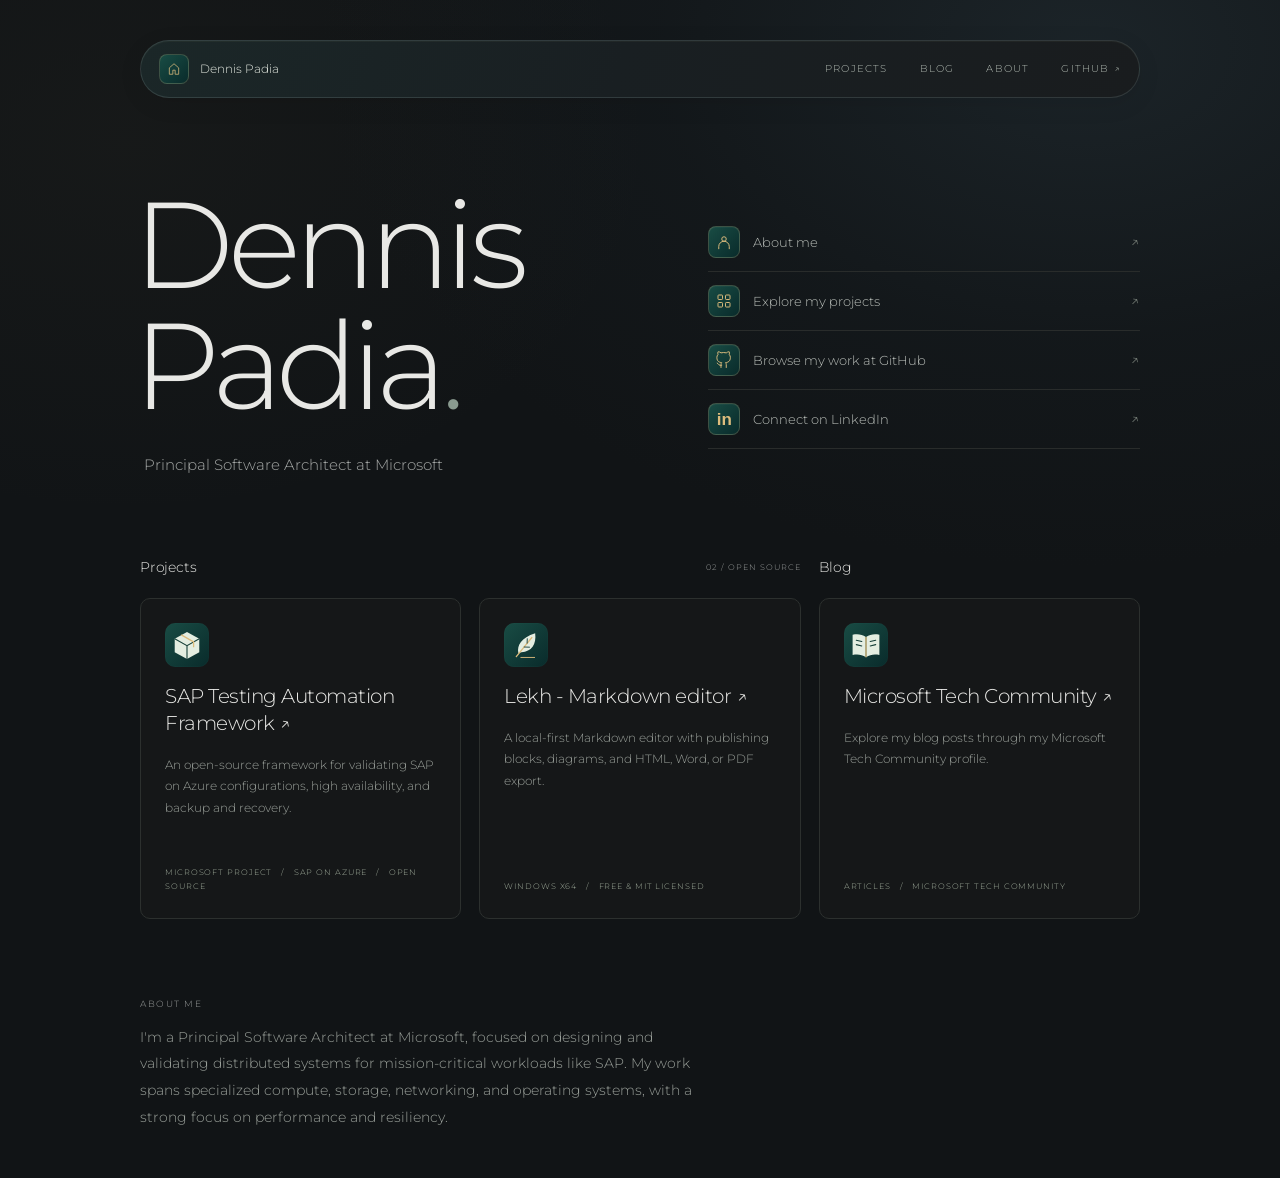
<file: site/index.html>
<!doctype html>
<html lang="en">
<head>
  <meta charset="utf-8">
  <meta name="viewport" content="width=device-width, initial-scale=1">
  <title>Dennis Padia - Principal Software Architect</title>
  <meta name="description" content="Dennis Padia, Principal Software Architect at Microsoft. Explore SAP Testing Automation Framework, Lekh - Markdown editor, and work on resilient distributed systems.">
  <meta name="theme-color" content="#111416">
  <link rel="canonical" href="https://dennispadia.github.io/">
  <link rel="icon" href="assets/icon.svg" type="image/svg+xml">
  <meta property="og:type" content="website">
  <meta property="og:site_name" content="Dennis Padia">
  <meta property="og:title" content="Dennis Padia - Principal Software Architect">
  <meta property="og:description" content="Distributed systems, performance, and resiliency. Explore my projects and connect on LinkedIn or GitHub.">
  <meta property="og:url" content="https://dennispadia.github.io/">
  <meta property="og:image" content="https://dennispadia.github.io/assets/social-preview.png">
  <meta property="og:image:alt" content="Dennis Padia - Principal Software Architect at Microsoft">
  <meta property="og:image:width" content="1200">
  <meta property="og:image:height" content="630">
  <meta name="twitter:card" content="summary_large_image">
  <meta name="twitter:title" content="Dennis Padia - Principal Software Architect">
  <meta name="twitter:description" content="Distributed systems, performance, and resiliency. Explore my projects and connect on LinkedIn or GitHub.">
  <meta name="twitter:image" content="https://dennispadia.github.io/assets/social-preview.png">
  <script type="application/ld+json">
  {
    "@context": "https://schema.org",
    "@graph": [
      {
        "@type": "Person",
        "@id": "https://dennispadia.github.io/#person",
        "name": "Dennis Padia",
        "jobTitle": "Principal Software Architect",
        "worksFor": { "@type": "Organization", "name": "Microsoft" },
        "url": "https://dennispadia.github.io/",
        "sameAs": ["https://github.com/dennispadia", "https://www.linkedin.com/in/dennispadia/"]
      },
      {
        "@type": "WebSite",
        "name": "Dennis Padia",
        "url": "https://dennispadia.github.io/",
        "author": { "@id": "https://dennispadia.github.io/#person" }
      }
    ]
  }
  </script>
  <style>
    @font-face { font-family: Montserrat; font-style: normal; font-weight: 300; font-display: swap; src: url("assets/fonts/montserrat-300.ttf") format("truetype"); }
    :root { color-scheme: dark; font-family: Montserrat, sans-serif; font-weight: 300; color: #e8e8e5; background: #111416; font-synthesis: none; }
    * { box-sizing: border-box; }
    body { display: flow-root; margin: 0; padding-bottom: 48px; font-size: 15px; line-height: 1.65; background: radial-gradient(ellipse 75% 650px at 85% 4%, #29384070 0%, #1b252b38 45%, transparent 80%), radial-gradient(ellipse 55% 500px at 10% 12%, #6b624610 0%, transparent 75%), #111416; background-repeat: no-repeat; }
    a { color: inherit; text-decoration: none; }
    a:focus-visible { outline: 2px solid #c6d6c9; outline-offset: 6px; border-radius: 2px; }
    .skip-link { position: absolute; top: 8px; left: 8px; padding: 8px 16px; background: #191a1b; transform: translateY(-200%); z-index: 1; }
    .skip-link:focus { transform: none; }
    .wrap { max-width: 1000px; width: calc(100% - 96px); margin-inline: auto; }
    header { margin-top: 40px; height: 58px; display: flex; align-items: center; justify-content: space-between; padding: 0 18px; border: 1px solid #7c91943d; border-radius: 30px; background: linear-gradient(110deg, #1b2728, #191f22 48%, #191c1e); box-shadow: inset 0 1px 0 #e7d6a00a, 0 6px 24px #00000014; }
    .home { display: flex; align-items: center; gap: 11px; font-size: 12px; color: #e4e9e1; }
    .home svg { width: 30px; height: 30px; padding: 7px; color: #dcbc7d; background: linear-gradient(135deg, #194c44, #092b2b); border: 1px solid #bfa57844; border-radius: 8px; }
    nav { display: flex; gap: 32px; }
    nav a, .label { font-size: 9px; font-weight: 300; letter-spacing: 1.5px; text-transform: uppercase; color: #9c9f9e; }
    nav a { font-size: 10px; letter-spacing: 1.2px; color: #b0b9b1; padding: 7px 0; }
    nav a:hover { color: #dcbc7d; }
    .start a:hover { color: #f2f2ef; }
    .hero { display: grid; grid-template-columns: 1.15fr 1fr; gap: 72px; padding-top: 87px; align-items: center; }
    h1 { font-size: clamp(72px, 10.2vw, 122px); font-weight: 300; line-height: .99; letter-spacing: -.055em; margin: 0 0 24px -.055em; }
    h1 span { color: #899a8f; }
    .intro { font-size: 15px; line-height: 1.8; max-width: 380px; color: #a7aaa8; margin: 0; padding-left: .25em; }
    .start a { display: flex; align-items: center; gap: 13px; padding: 13px 0; border-bottom: 1px solid #292c2b; color: #b8bdb8; font-size: 13px; }
    .start .icon { width: 32px; height: 32px; flex-shrink: 0; display: grid; place-items: center; border: 1px solid #bfa57844; border-radius: 8px; background: linear-gradient(135deg, #194c44, #092b2b); color: #dcbc7d; box-shadow: inset 0 1px 0 #ffffff08; }
    .icon--linkedin { font-family: Arial, sans-serif; font-size: 17px; font-weight: 600; line-height: 1; }
    .icon svg { width: 18px; height: 18px; }
    .start .icon svg rect, .start .icon svg circle { fill: none; stroke: currentColor; stroke-width: 1.3; }
    .arrow { margin-left: auto; color: #767e77; font-size: 16px; }
    .portfolio { display: grid; grid-template-columns: repeat(3, minmax(0, 1fr)); gap: 18px; padding-top: 78px; }
    .projects { grid-column: span 2; min-width: 0; }
    .blog { min-width: 0; }
    .section-heading { display: flex; justify-content: space-between; align-items: center; min-height: 24px; margin-bottom: 18px; }
    .section-heading h2 { font-size: 14px; font-weight: 300; letter-spacing: -.2px; margin: 0; }
    .section-heading .label { font-size: 8px; letter-spacing: 1px; }
    .project { display: flex; flex-direction: column; aspect-ratio: 1; width: 100%; min-width: 0; min-height: 320px; border: 1px solid #2c302e; border-radius: 10px; padding: 24px; background: #151718; }
    .project > div { display: flex; flex-direction: column; flex: 1; min-height: 0; }
    .project-list { display: grid; grid-template-columns: repeat(2, minmax(0, 1fr)); grid-auto-rows: 1fr; gap: 18px; }
    .project:hover { border-color: #505a52; }
    .project-name { display: flex; flex-direction: column; align-items: flex-start; gap: 16px; }
    .project-name img { width: 44px; height: 44px; border-radius: 6px; }
    .project h3 { margin: 0; font-size: 20px; font-weight: 300; line-height: 1.35; letter-spacing: -.5px; }
    .project p { margin: 17px 0 0; font-size: 12px; line-height: 1.8; color: #999f99; }
    .project .meta { font-size: 8px; line-height: 1.8; letter-spacing: .9px; color: #a4b09f; text-transform: uppercase; margin-top: auto; padding-top: 18px; }
    .about { max-width: 570px; padding-top: 78px; }
    .about .label { margin: 0 0 12px; }
    .about p { color: #999f99; font-size: 14px; line-height: 1.9; margin: 0; }
    @media (max-width: 1110px) {
      .portfolio { grid-template-columns: 1fr; gap: 30px; }
      .projects { grid-column: auto; }
      .blog .project { width: calc((100% - 18px) / 2); }
    }
    @media (max-width: 700px) {
      .wrap { width: calc(100% - 40px); }
      header { margin-top: 20px; height: 56px; padding-inline: 10px; gap: 10px; }
      .home { flex-shrink: 0; min-width: 40px; min-height: 44px; justify-content: center; }
      nav { flex: 1; min-width: 0; justify-content: space-between; gap: 8px; }
      nav a { display: inline-flex; align-items: center; min-height: 44px; padding: 0; font-size: 11px; letter-spacing: 0; text-transform: none; white-space: nowrap; }
      .home span { display: none; }
      .hero { grid-template-columns: 1fr; gap: 45px; padding-top: 62px; }
      h1 { font-size: 86px; }
      .intro { font-size: 14px; }
      .start { max-width: 420px; }
      .portfolio { padding-top: 45px; }
      .project-list { grid-template-columns: 1fr; }
      .project { aspect-ratio: auto; }
      .blog .project { width: 100%; }
      .about { padding-top: 55px; }
    }
  </style>
</head>
<body>
  <a class="skip-link" href="#main">Skip to content</a>
  <div class="wrap">
    <header>
      <a class="home" href="#home" aria-label="Home"><svg viewBox="0 0 24 24" fill="none" stroke="currentColor" stroke-width="1.3" aria-hidden="true"><path d="m4 10 8-7 8 7v11h-6v-7h-4v7H4Z"/></svg><span>Dennis Padia</span></a>
      <nav aria-label="Main navigation"><a href="#projects">Projects</a><a href="#blog">Blog</a><a href="#about">About</a><a href="https://github.com/dennispadia">GitHub &nearr;</a></nav>
    </header>
    <main id="main">
      <section class="hero" id="home">
        <div>
          <h1>Dennis<br>Padia<span>.</span></h1>
          <p class="intro">Principal Software Architect at Microsoft</p>
        </div>
        <div class="start">
          <a href="#about"><span class="icon icon--about" aria-hidden="true"><svg viewBox="0 0 24 24" fill="none" stroke="currentColor" stroke-width="1.3"><circle cx="12" cy="8" r="3" fill="currentColor" stroke="none"/><path d="M5 21v-3a7 7 0 0 1 14 0v3" stroke-linecap="round"/></svg></span>About me<span class="arrow" aria-hidden="true">&nearr;</span></a>
          <a href="#projects"><span class="icon icon--projects" aria-hidden="true"><svg viewBox="0 0 24 24" fill="currentColor" stroke="none"><rect x="4" y="4" width="6" height="6" rx="1"/><rect x="14" y="4" width="6" height="6" rx="1"/><rect x="4" y="14" width="6" height="6" rx="1"/><rect x="14" y="14" width="6" height="6" rx="1" fill="#dcbc7d"/></svg></span>Explore my projects<span class="arrow" aria-hidden="true">&nearr;</span></a>
          <a href="https://github.com/dennispadia"><span class="icon icon--github" aria-hidden="true"><svg viewBox="0 0 24 24" fill="none" stroke="currentColor" stroke-width="1.3" stroke-linecap="round" stroke-linejoin="round"><path d="M9 19c-4.3 1.4-4.3-2.5-6-3m12 6v-3.87a3.37 3.37 0 0 0-.94-2.61c3.14-.35 6.44-1.54 6.44-7A5.44 5.44 0 0 0 19 4.77 5.07 5.07 0 0 0 18.91 1S17.73.65 15 2.48a13.38 13.38 0 0 0-7 0C5.27.65 4.09 1 4.09 1A5.07 5.07 0 0 0 4 4.77a5.44 5.44 0 0 0-1.5 3.78c0 5.42 3.3 6.61 6.44 7A3.37 3.37 0 0 0 8 18.13V22"/></svg></span>Browse my work at GitHub<span class="arrow" aria-hidden="true">&nearr;</span></a>
          <a href="https://www.linkedin.com/in/dennispadia/"><span class="icon icon--linkedin" aria-hidden="true">in</span>Connect on LinkedIn<span class="arrow" aria-hidden="true">&nearr;</span></a>
        </div>
      </section>
      <div class="portfolio">
      <section class="projects" id="projects">
        <div class="section-heading"><h2>Projects</h2><span class="label">02 / Open source</span></div>
        <div class="project-list">
          <a class="project" href="https://github.com/Azure/sap-automation-qa">
            <div><div class="project-name"><img src="assets/sap-framework.svg" width="44" height="44" alt=""><h3>SAP Testing Automation Framework <span aria-hidden="true">&nearr;</span></h3></div><p>An open-source framework for validating SAP on Azure configurations, high availability, and backup and recovery.</p><p class="meta">Microsoft project &nbsp; / &nbsp; SAP on Azure &nbsp; / &nbsp; Open source</p></div>
          </a>
          <a class="project" href="/lekh/">
            <div><div class="project-name"><img src="assets/lekh.svg" width="44" height="44" alt=""><h3>Lekh - Markdown editor <span aria-hidden="true">&nearr;</span></h3></div><p>A local-first Markdown editor with publishing blocks, diagrams, and HTML, Word, or PDF export.</p><p class="meta">Windows x64 &nbsp; / &nbsp; Free &amp; MIT licensed</p></div>
          </a>
        </div>
      </section>
      <section class="blog" id="blog" aria-labelledby="blog-heading">
        <div class="section-heading"><h2 id="blog-heading">Blog</h2></div>
        <a class="project" href="https://techcommunity.microsoft.com/users/dennispadia/763911">
          <div><div class="project-name"><img src="assets/tech-community.svg" width="44" height="44" alt=""><h3>Microsoft Tech Community <span aria-hidden="true">&nearr;</span></h3></div><p>Explore my blog posts through my Microsoft Tech Community profile.</p><p class="meta">Articles &nbsp; / &nbsp; Microsoft Tech Community</p></div>
        </a>
      </section>
      </div>
      <section class="about" id="about" aria-labelledby="about-heading">
        <div><h2 class="label" id="about-heading">About me</h2><p>I'm a Principal Software Architect at Microsoft, focused on designing and validating distributed systems for mission-critical workloads like SAP. My work spans specialized compute, storage, networking, and operating systems, with a strong focus on performance and resiliency.</p></div>
      </section>
    </main>
  </div>
</body>
</html>
</file>
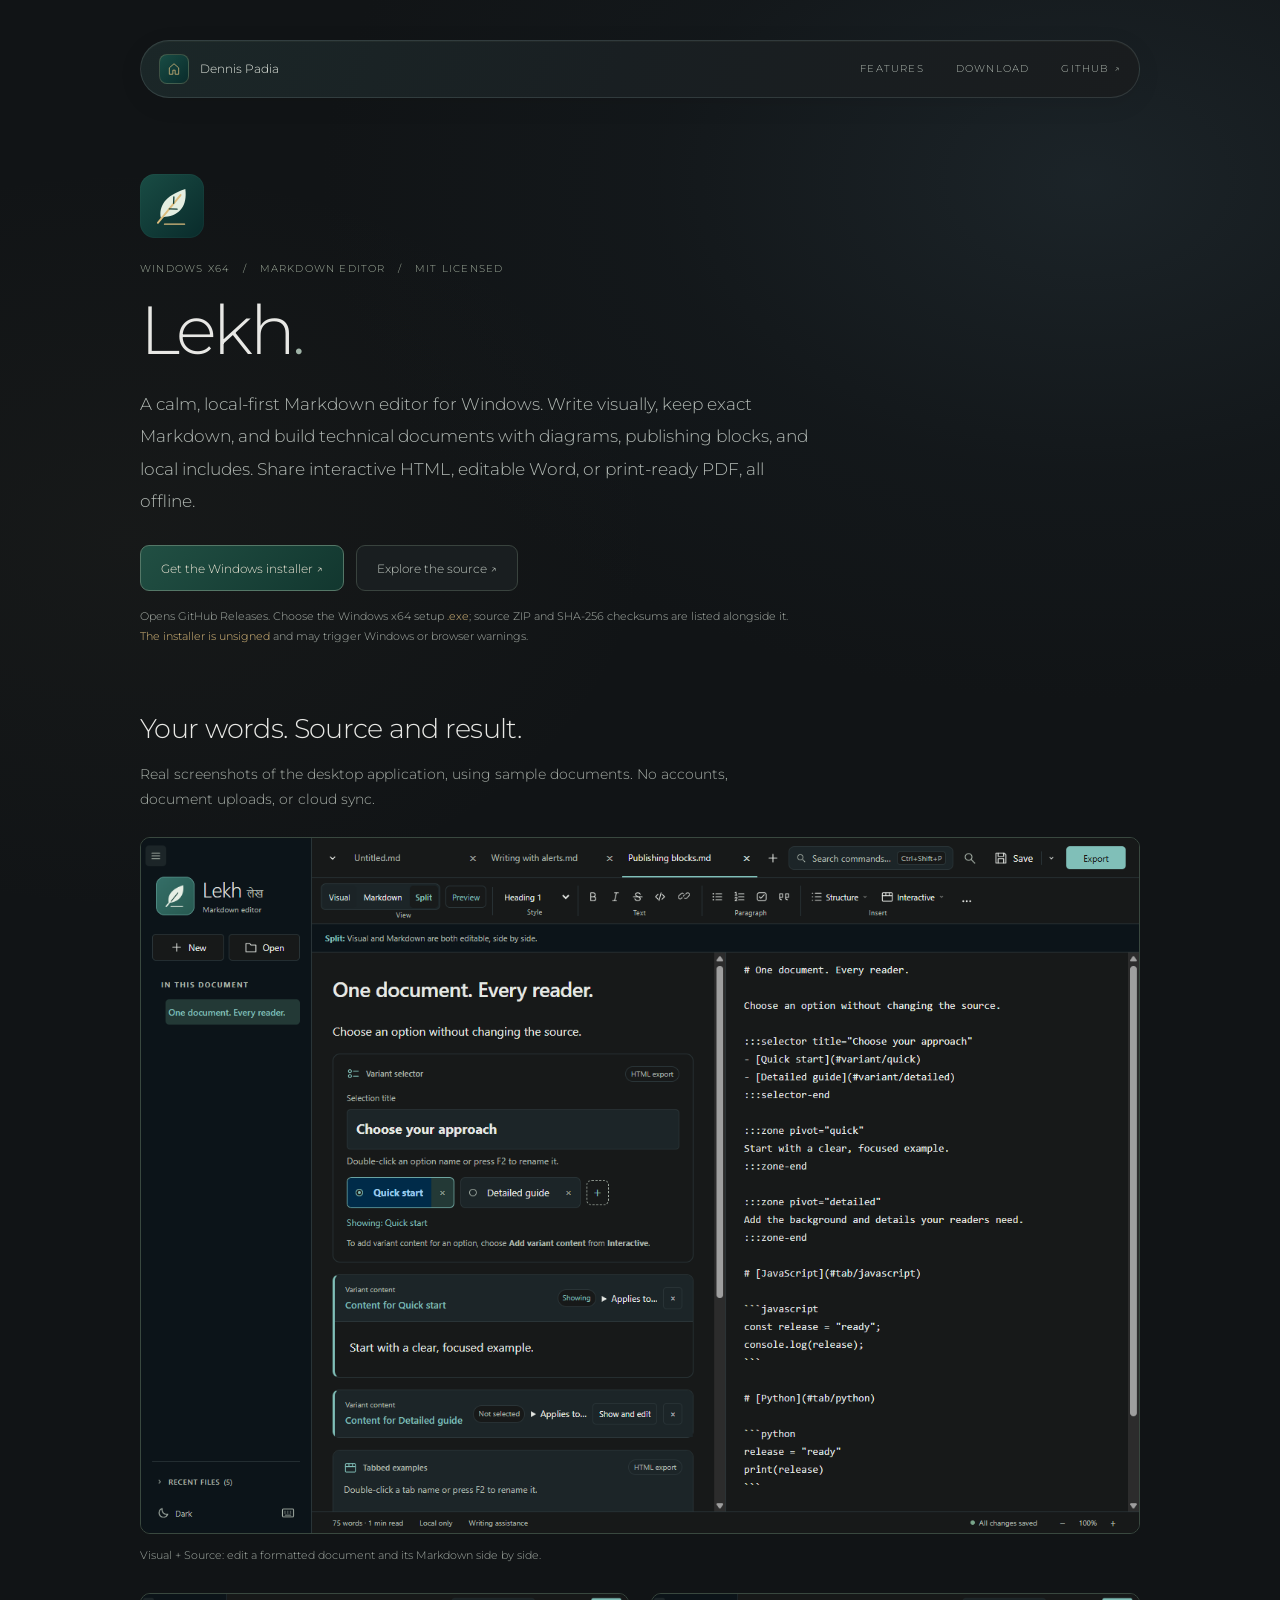
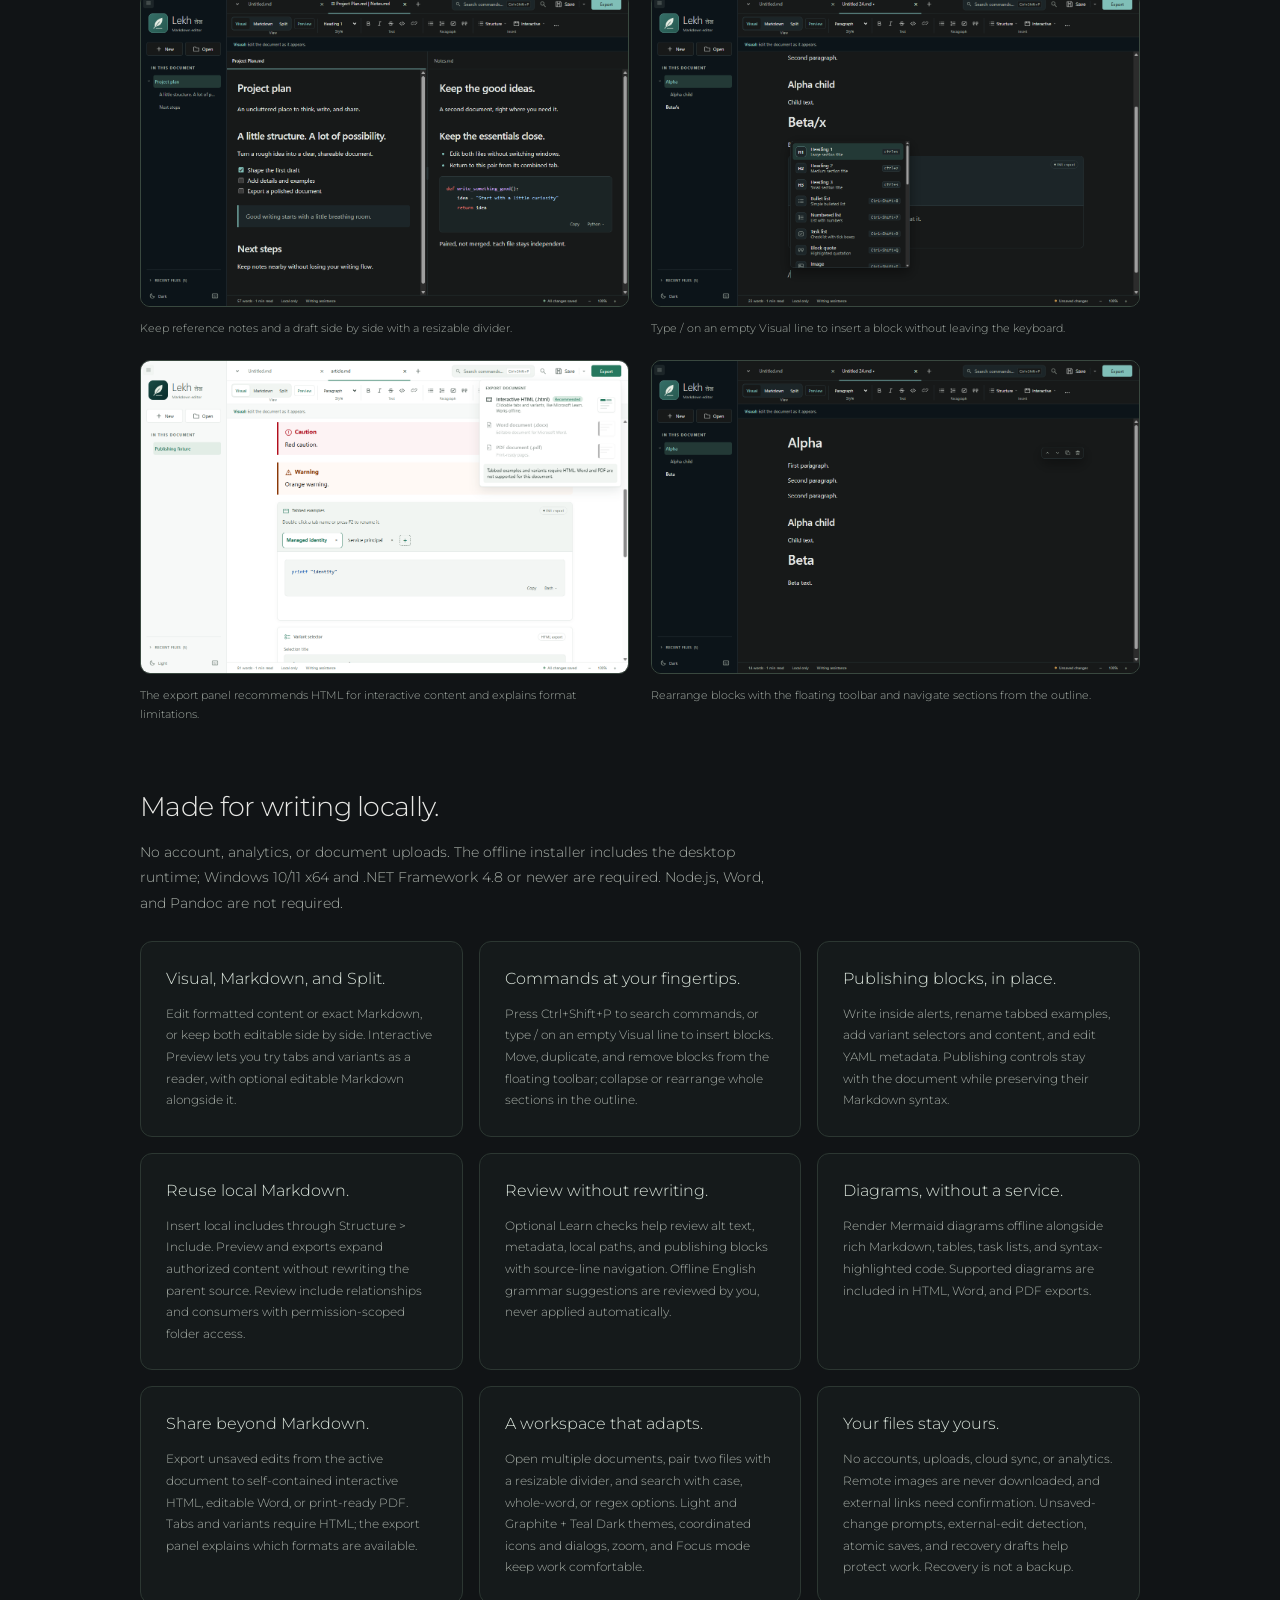
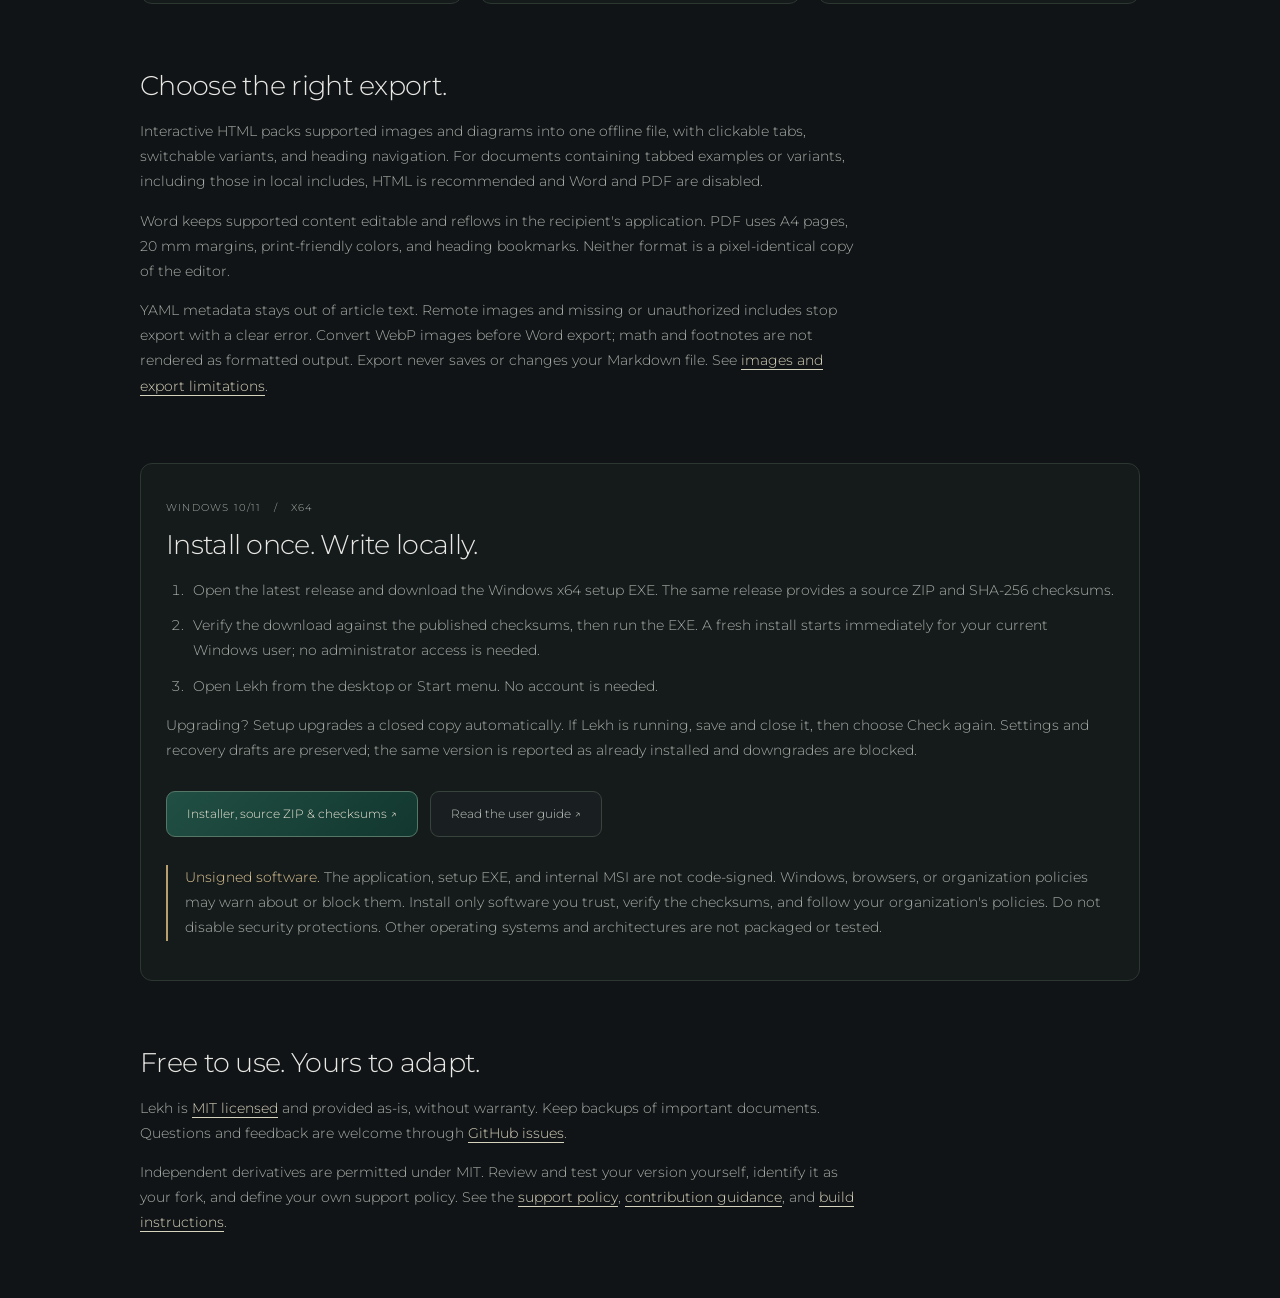
<file: site/lekh/index.html>
<!doctype html>
<html lang="en">
<head>
  <meta charset="utf-8">
  <meta name="viewport" content="width=device-width, initial-scale=1">
  <title>Lekh - Markdown editor for Windows</title>
  <meta name="description" content="A free, local-first Markdown editor for Windows. Write visually, use publishing blocks and local includes, and export interactive HTML, Word, or PDF offline.">
  <meta name="theme-color" content="#111416">
  <link rel="canonical" href="https://dennispadia.github.io/lekh/">
  <link rel="icon" href="../assets/lekh.svg" type="image/svg+xml">
  <meta property="og:type" content="website">
  <meta property="og:site_name" content="Dennis Padia">
  <meta property="og:title" content="Lekh - Write locally. See clearly.">
  <meta property="og:description" content="Visual and Markdown editing, publishing blocks, local includes, and interactive HTML, Word, or PDF export. Free and offline. Windows x64; unsigned installer.">
  <meta property="og:url" content="https://dennispadia.github.io/lekh/">
  <meta property="og:image" content="https://dennispadia.github.io/assets/images/publishing-split-dark.png">
  <meta property="og:image:alt" content="Lekh in Dark theme with an editable document beside its Markdown source.">
  <meta property="og:image:width" content="1344">
  <meta property="og:image:height" content="935">
  <meta name="twitter:card" content="summary_large_image">
  <meta name="twitter:title" content="Lekh - Markdown editor">
  <meta name="twitter:description" content="Write visually, keep exact Markdown, and export interactive HTML, Word, or PDF offline. Free and MIT licensed, with feedback welcome through GitHub issues.">
  <meta name="twitter:image" content="https://dennispadia.github.io/assets/images/publishing-split-dark.png">
  <script type="application/ld+json">
  {
    "@context": "https://schema.org",
    "@type": "SoftwareApplication",
    "name": "Lekh - Markdown editor",
    "url": "https://dennispadia.github.io/lekh/",
    "description": "A local-first Windows Markdown editor with Visual and Markdown editing, publishing blocks, local includes, offline Mermaid diagrams, and interactive HTML, Word, or PDF export.",
    "applicationCategory": "UtilitiesApplication",
    "operatingSystem": "Windows 10/11 x64",
    "isAccessibleForFree": true,
    "license": "https://github.com/dennispadia/lekh/blob/main/LICENSE",
    "installUrl": "https://github.com/dennispadia/lekh/releases/latest",
    "screenshot": "https://dennispadia.github.io/assets/images/publishing-split-dark.png",
    "author": { "@type": "Person", "name": "Dennis Padia", "url": "https://dennispadia.github.io/" }
  }
  </script>
  <style>
    @font-face { font-family: Montserrat; font-style: normal; font-weight: 300; font-display: swap; src: url("../assets/fonts/montserrat-300.ttf") format("truetype"); }
    :root { color-scheme: dark; font-family: Montserrat, sans-serif; font-weight: 300; color: #e8e8e5; background: #111416; font-synthesis: none; }
    * { box-sizing: border-box; }
    body { display: flow-root; margin: 0; padding-bottom: 48px; font-size: 14px; line-height: 1.8; background: radial-gradient(ellipse 75% 650px at 85% 4%, #29384070 0%, #1b252b38 45%, transparent 80%), radial-gradient(ellipse 55% 500px at 10% 12%, #6b624610 0%, transparent 75%), #111416; background-repeat: no-repeat; }
    a { color: inherit; text-decoration: none; }
    a:focus-visible { outline: 2px solid #dcbc7d; outline-offset: 5px; border-radius: 3px; }
    .skip-link { position: absolute; top: 8px; left: 8px; padding: 8px 16px; background: #191a1b; transform: translateY(-200%); z-index: 1; }
    .skip-link:focus { transform: none; }
    .wrap { max-width: 1000px; width: calc(100% - 96px); margin-inline: auto; }
    header { margin-top: 40px; height: 58px; display: flex; align-items: center; justify-content: space-between; padding: 0 18px; border: 1px solid #7c91943d; border-radius: 30px; background: linear-gradient(110deg, #1b2728, #191f22 48%, #191c1e); box-shadow: inset 0 1px 0 #e7d6a00a, 0 6px 24px #00000014; line-height: 1.65; }
    .home { display: flex; align-items: center; gap: 11px; font-size: 12px; color: #e4e9e1; }
    .home svg { width: 30px; height: 30px; padding: 7px; color: #dcbc7d; background: linear-gradient(135deg, #194c44, #092b2b); border: 1px solid #bfa57844; border-radius: 8px; }
    nav { display: flex; gap: 32px; }
    nav a { font-size: 10px; font-weight: 300; letter-spacing: 1.2px; text-transform: uppercase; color: #b0b9b1; padding: 7px 0; }
    nav a:hover, .text-link:hover { color: #dcbc7d; }
    .hero { padding-top: 76px; max-width: 800px; }
    .app-mark { width: 64px; height: 64px; display: block; margin-bottom: 22px; }
    .eyebrow { color: #a4b09f; font-size: 10px; letter-spacing: 1.2px; text-transform: uppercase; }
    h1, h2, h3 { font-weight: 300; }
    h1 { font-size: clamp(40px, 6vw, 68px); line-height: 1.12; letter-spacing: -.05em; margin: 14px 0 20px; }
    h1 span { color: #9fb3a7; }
    .lead { max-width: 680px; color: #b2b9b4; font-size: 17px; line-height: 1.9; }
    .actions { display: flex; flex-wrap: wrap; align-items: center; gap: 12px; margin-top: 28px; }
    .button { display: inline-flex; align-items: center; justify-content: center; min-height: 46px; padding: 10px 20px; border: 1px solid #547767; border-radius: 9px; background: linear-gradient(135deg, #214f43, #12372f); color: #eee7d7; font-size: 12px; }
    .button:hover { border-color: #bfa578; }
    .button--secondary { background: #191e20; border-color: #39433e; color: #c1c9c1; }
    .release-note { font-size: 11px; color: #a8afa8; max-width: 650px; margin-top: 16px; }
    .release-note strong { color: #dcbc7d; font-weight: 300; }
    section + section { margin-top: 64px; }
    h2 { font-size: 27px; line-height: 1.3; letter-spacing: -.7px; margin: 0 0 16px; }
    .section-intro { color: #a8afa8; max-width: 650px; margin: 0 0 25px; }
    figure { margin: 0; }
    .screenshot { display: block; width: 100%; height: auto; border: 1px solid #39483f; border-radius: 10px; }
    figcaption { color: #a2aaa3; font-size: 11px; line-height: 1.8; margin-top: 12px; }
    .gallery { display: grid; grid-template-columns: repeat(2, minmax(0, 1fr)); gap: 22px; margin-top: 28px; }
    .gallery .screenshot { aspect-ratio: 1304 / 835; object-fit: cover; object-position: top left; }
    .features { display: grid; grid-template-columns: repeat(3, minmax(0, 1fr)); gap: 16px; }
    .feature, .download-panel { min-width: 0; padding: 25px; border: 1px solid #2c3732; border-radius: 12px; background: #151a1b; }
    .feature h3 { font-size: 16px; line-height: 1.5; margin: 0 0 12px; color: #d9e3da; }
    .feature p { color: #a8afa8; font-size: 12px; margin: 0; }
    .download-panel p, .download-panel li, .policy p { color: #a8afa8; }
    .download-panel ol { padding-left: 22px; }
    .download-panel li { padding-left: 5px; margin: 10px 0; }
    .text-link { color: #d7d4be; text-decoration: underline; text-underline-offset: 4px; }
    .warning { border-left: 2px solid #b99f6d; padding-left: 17px; margin-top: 28px; }
    .warning strong { color: #dcc593; font-weight: 300; }
    .policy { max-width: 720px; }
    @media (max-width: 800px) {
      .features { grid-template-columns: repeat(2, minmax(0, 1fr)); }
    }
    @media (max-width: 700px) {
      .wrap { width: calc(100% - 40px); }
      header { margin-top: 20px; height: 56px; padding-inline: 10px; gap: 10px; }
      .home { flex-shrink: 0; min-width: 40px; min-height: 44px; justify-content: center; }
      nav { flex: 1; min-width: 0; justify-content: space-between; gap: 8px; }
      nav a { display: inline-flex; align-items: center; min-height: 44px; padding: 0; font-size: 11px; letter-spacing: 0; text-transform: none; white-space: nowrap; }
      .home span { display: none; }
    }
    @media (max-width: 600px) {
      .hero { padding-top: 48px; }
      .app-mark { width: 52px; height: 52px; }
      .lead { font-size: 15px; }
      .actions { align-items: stretch; }
      .button { width: 100%; }
      section + section { margin-top: 48px; }
      h2 { font-size: 24px; }
      .gallery, .features { grid-template-columns: 1fr; }
      .feature, .download-panel { padding: 21px; }
    }
  </style>
</head>
<body>
  <a class="skip-link" href="#main">Skip to content</a>
  <div class="wrap">
    <header>
      <a class="home" href="/" aria-label="Dennis Padia homepage"><svg viewBox="0 0 24 24" fill="none" stroke="currentColor" stroke-width="1.3" aria-hidden="true"><path d="m4 10 8-7 8 7v11h-6v-7h-4v7H4Z"/></svg><span>Dennis Padia</span></a>
      <nav aria-label="Main navigation"><a href="#features">Features</a><a href="#download">Download</a><a href="https://github.com/dennispadia/lekh">GitHub &nearr;</a></nav>
    </header>
    <main id="main">
      <section class="hero" aria-labelledby="product-heading">
        <img class="app-mark" src="../assets/lekh.svg" width="64" height="64" alt="">
        <p class="eyebrow">Windows x64 &nbsp; / &nbsp; Markdown editor &nbsp; / &nbsp; MIT licensed</p>
        <h1 id="product-heading">Lekh<span>.</span></h1>
        <p class="lead">A calm, local-first Markdown editor for Windows. Write visually, keep exact Markdown, and build technical documents with diagrams, publishing blocks, and local includes. Share interactive HTML, editable Word, or print-ready PDF, all offline.</p>
        <div class="actions">
          <a class="button" href="https://github.com/dennispadia/lekh/releases/latest">Get the Windows installer &nearr;</a>
          <a class="button button--secondary" href="https://github.com/dennispadia/lekh">Explore the source &nearr;</a>
        </div>
        <p class="release-note">Opens GitHub Releases. Choose the Windows x64 setup <strong>.exe</strong>; source ZIP and SHA-256 checksums are listed alongside it. <strong>The installer is unsigned</strong> and may trigger Windows or browser warnings.</p>
      </section>
      <section id="screenshots" aria-labelledby="screenshots-heading">
        <h2 id="screenshots-heading">Your words. Source and result.</h2>
        <p class="section-intro">Real screenshots of the desktop application, using sample documents. No accounts, document uploads, or cloud sync.</p>
        <figure>
          <img class="screenshot" src="../assets/images/publishing-split-dark.png" width="1344" height="935" decoding="async" alt="Lekh in Dark theme with editable publishing controls in Visual beside Markdown Source.">
          <figcaption>Visual + Source: edit a formatted document and its Markdown side by side.</figcaption>
        </figure>
        <div class="gallery">
          <figure>
            <img class="screenshot" src="../assets/images/lekh-dark-split.png" width="1304" height="835" loading="lazy" decoding="async" alt="Lekh in Dark theme with two documents in paired panes, including a checklist and a code block.">
            <figcaption>Keep reference notes and a draft side by side with a resizable divider.</figcaption>
          </figure>
          <figure>
            <img class="screenshot" src="../assets/images/slash-menu.png" width="1304" height="835" loading="lazy" decoding="async" alt="Lekh in Dark theme with the slash menu open, showing headings, lists, and block descriptions.">
            <figcaption>Type / on an empty Visual line to insert a block without leaving the keyboard.</figcaption>
          </figure>
          <figure>
            <img class="screenshot" src="../assets/images/export-panel.png" width="1304" height="835" loading="lazy" decoding="async" alt="Lekh in Light theme recommending interactive HTML and disabling Word and PDF for a document with tabbed examples and variants.">
            <figcaption>The export panel recommends HTML for interactive content and explains format limitations.</figcaption>
          </figure>
          <figure>
            <img class="screenshot" src="../assets/images/block-toolbar.png" width="1304" height="835" loading="lazy" decoding="async" alt="Lekh in Dark theme with a floating move, duplicate, and remove toolbar beside a paragraph and a collapsible heading outline.">
            <figcaption>Rearrange blocks with the floating toolbar and navigate sections from the outline.</figcaption>
          </figure>
        </div>
      </section>
      <section id="features" aria-labelledby="features-heading">
        <h2 id="features-heading">Made for writing locally.</h2>
        <p class="section-intro">No account, analytics, or document uploads. The offline installer includes the desktop runtime; Windows 10/11 x64 and .NET Framework 4.8 or newer are required. Node.js, Word, and Pandoc are not required.</p>
        <div class="features">
          <article class="feature"><h3>Visual, Markdown, and Split.</h3><p>Edit formatted content or exact Markdown, or keep both editable side by side. Interactive Preview lets you try tabs and variants as a reader, with optional editable Markdown alongside it.</p></article>
          <article class="feature"><h3>Commands at your fingertips.</h3><p>Press Ctrl+Shift+P to search commands, or type / on an empty Visual line to insert blocks. Move, duplicate, and remove blocks from the floating toolbar; collapse or rearrange whole sections in the outline.</p></article>
          <article class="feature"><h3>Publishing blocks, in place.</h3><p>Write inside alerts, rename tabbed examples, add variant selectors and content, and edit YAML metadata. Publishing controls stay with the document while preserving their Markdown syntax.</p></article>
          <article class="feature"><h3>Reuse local Markdown.</h3><p>Insert local includes through Structure &gt; Include. Preview and exports expand authorized content without rewriting the parent source. Review include relationships and consumers with permission-scoped folder access.</p></article>
          <article class="feature"><h3>Review without rewriting.</h3><p>Optional Learn checks help review alt text, metadata, local paths, and publishing blocks with source-line navigation. Offline English grammar suggestions are reviewed by you, never applied automatically.</p></article>
          <article class="feature"><h3>Diagrams, without a service.</h3><p>Render Mermaid diagrams offline alongside rich Markdown, tables, task lists, and syntax-highlighted code. Supported diagrams are included in HTML, Word, and PDF exports.</p></article>
          <article class="feature"><h3>Share beyond Markdown.</h3><p>Export unsaved edits from the active document to self-contained interactive HTML, editable Word, or print-ready PDF. Tabs and variants require HTML; the export panel explains which formats are available.</p></article>
          <article class="feature"><h3>A workspace that adapts.</h3><p>Open multiple documents, pair two files with a resizable divider, and search with case, whole-word, or regex options. Light and Graphite + Teal Dark themes, coordinated icons and dialogs, zoom, and Focus mode keep work comfortable.</p></article>
          <article class="feature"><h3>Your files stay yours.</h3><p>No accounts, uploads, cloud sync, or analytics. Remote images are never downloaded, and external links need confirmation. Unsaved-change prompts, external-edit detection, atomic saves, and recovery drafts help protect work. Recovery is not a backup.</p></article>
        </div>
      </section>
      <section class="policy" id="exports" aria-labelledby="exports-heading">
        <h2 id="exports-heading">Choose the right export.</h2>
        <p><strong>Interactive HTML</strong> packs supported images and diagrams into one offline file, with clickable tabs, switchable variants, and heading navigation. For documents containing tabbed examples or variants, including those in local includes, HTML is recommended and Word and PDF are disabled.</p>
        <p><strong>Word</strong> keeps supported content editable and reflows in the recipient's application. <strong>PDF</strong> uses A4 pages, 20 mm margins, print-friendly colors, and heading bookmarks. Neither format is a pixel-identical copy of the editor.</p>
        <p>YAML metadata stays out of article text. Remote images and missing or unauthorized includes stop export with a clear error. Convert WebP images before Word export; math and footnotes are not rendered as formatted output. Export never saves or changes your Markdown file. See <a class="text-link" href="https://github.com/dennispadia/lekh/blob/main/docs/USER_GUIDE.md#images-and-exports">images and export limitations</a>.</p>
      </section>
      <section id="download" aria-labelledby="download-heading">
        <div class="download-panel">
          <p class="eyebrow">Windows 10/11 &nbsp; / &nbsp; x64</p>
          <h2 id="download-heading">Install once. Write locally.</h2>
          <ol>
            <li>Open the latest release and download the Windows x64 setup EXE. The same release provides a source ZIP and SHA-256 checksums.</li>
            <li>Verify the download against the published checksums, then run the EXE. A fresh install starts immediately for your current Windows user; no administrator access is needed.</li>
            <li>Open Lekh from the desktop or Start menu. No account is needed.</li>
          </ol>
          <p>Upgrading? Setup upgrades a closed copy automatically. If Lekh is running, save and close it, then choose <strong>Check again</strong>. Settings and recovery drafts are preserved; the same version is reported as already installed and downgrades are blocked.</p>
          <div class="actions">
            <a class="button" href="https://github.com/dennispadia/lekh/releases/latest">Installer, source ZIP &amp; checksums &nearr;</a>
            <a class="button button--secondary" href="https://github.com/dennispadia/lekh/blob/main/docs/USER_GUIDE.md">Read the user guide &nearr;</a>
          </div>
          <p class="warning"><strong>Unsigned software.</strong> The application, setup EXE, and internal MSI are not code-signed. Windows, browsers, or organization policies may warn about or block them. Install only software you trust, verify the checksums, and follow your organization's policies. Do not disable security protections. Other operating systems and architectures are not packaged or tested.</p>
        </div>
      </section>
      <section class="policy" aria-labelledby="policy-heading">
        <h2 id="policy-heading">Free to use. Yours to adapt.</h2>
        <p>Lekh is <a class="text-link" href="https://github.com/dennispadia/lekh/blob/main/LICENSE">MIT licensed</a> and provided as-is, without warranty. Keep backups of important documents. Questions and feedback are welcome through <a class="text-link" href="https://github.com/dennispadia/lekh/issues">GitHub issues</a>.</p>
        <p>Independent derivatives are permitted under MIT. Review and test your version yourself, identify it as your fork, and define your own support policy. See the <a class="text-link" href="https://github.com/dennispadia/lekh/blob/main/SUPPORT.md">support policy</a>, <a class="text-link" href="https://github.com/dennispadia/lekh/blob/main/CONTRIBUTING.md">contribution guidance</a>, and <a class="text-link" href="https://github.com/dennispadia/lekh/blob/main/docs/BUILDING.md">build instructions</a>.</p>
      </section>
    </main>
  </div>
</body>
</html>
</file>
